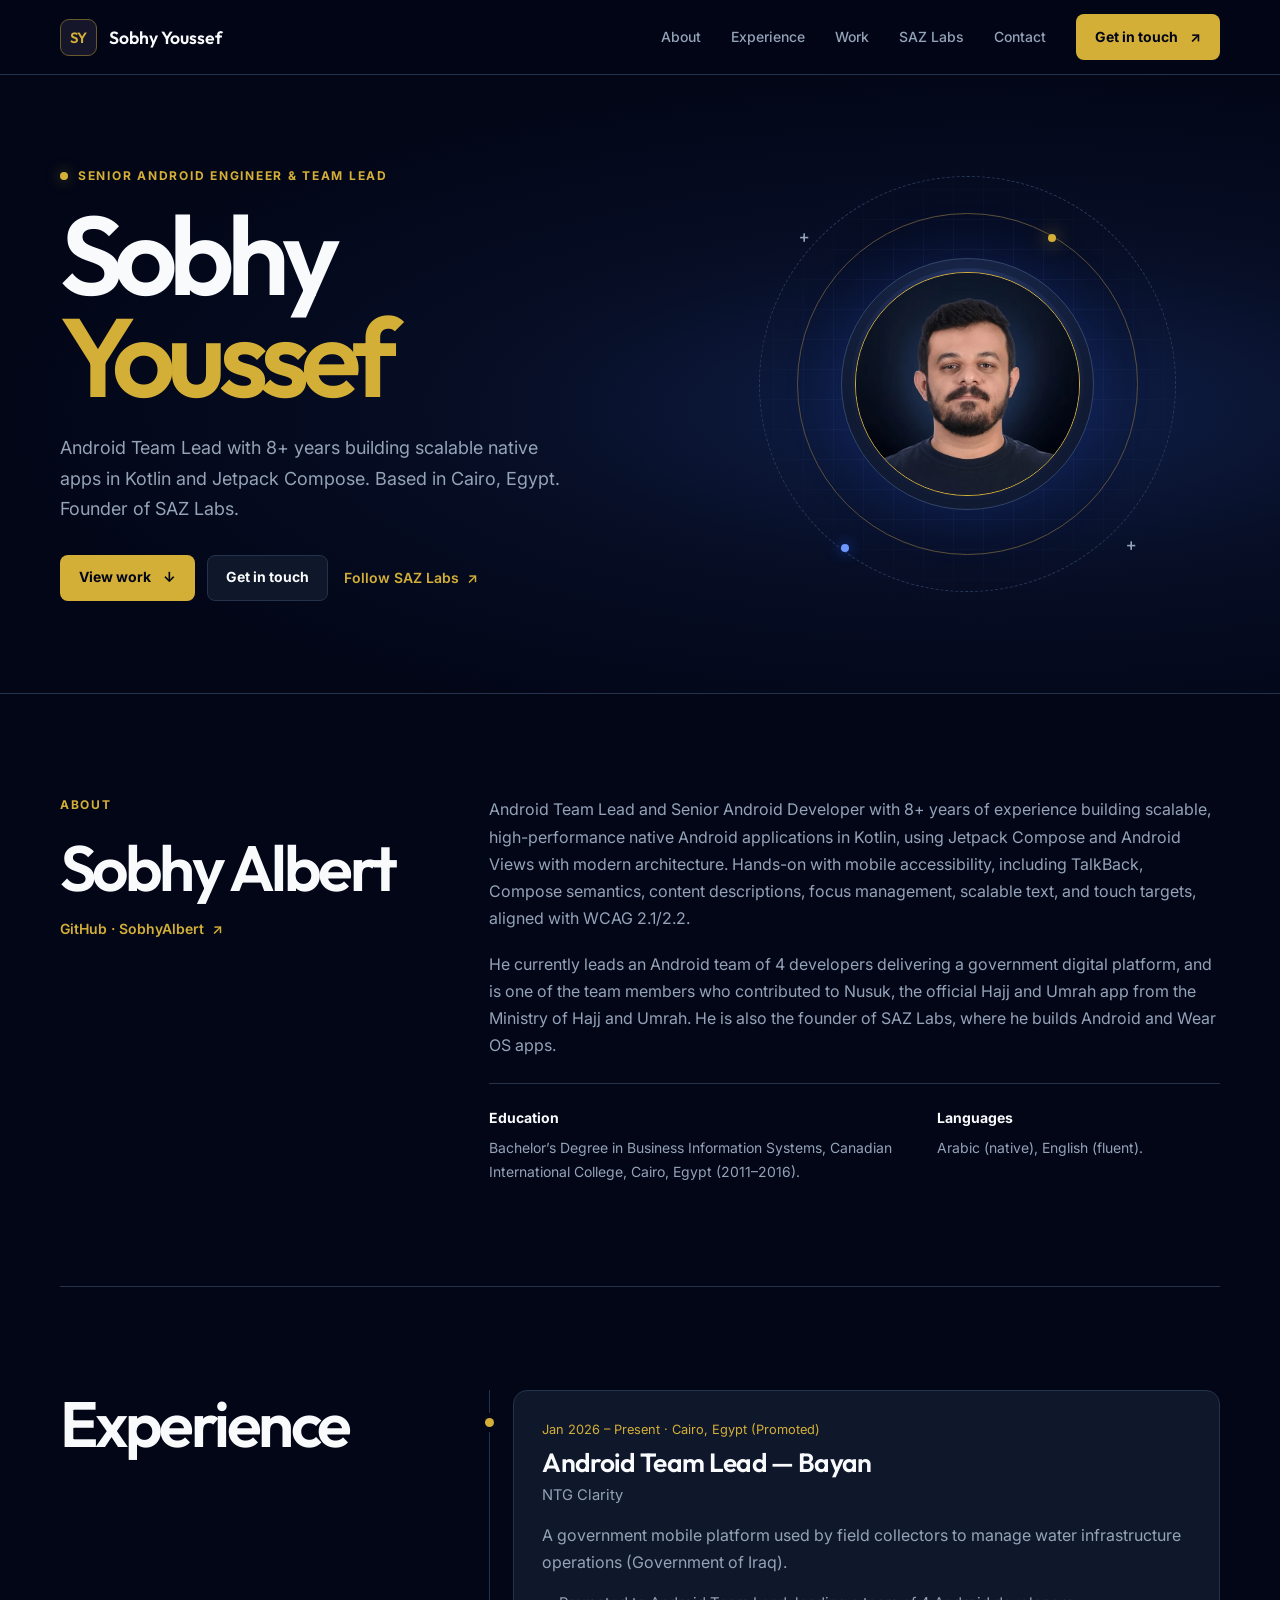
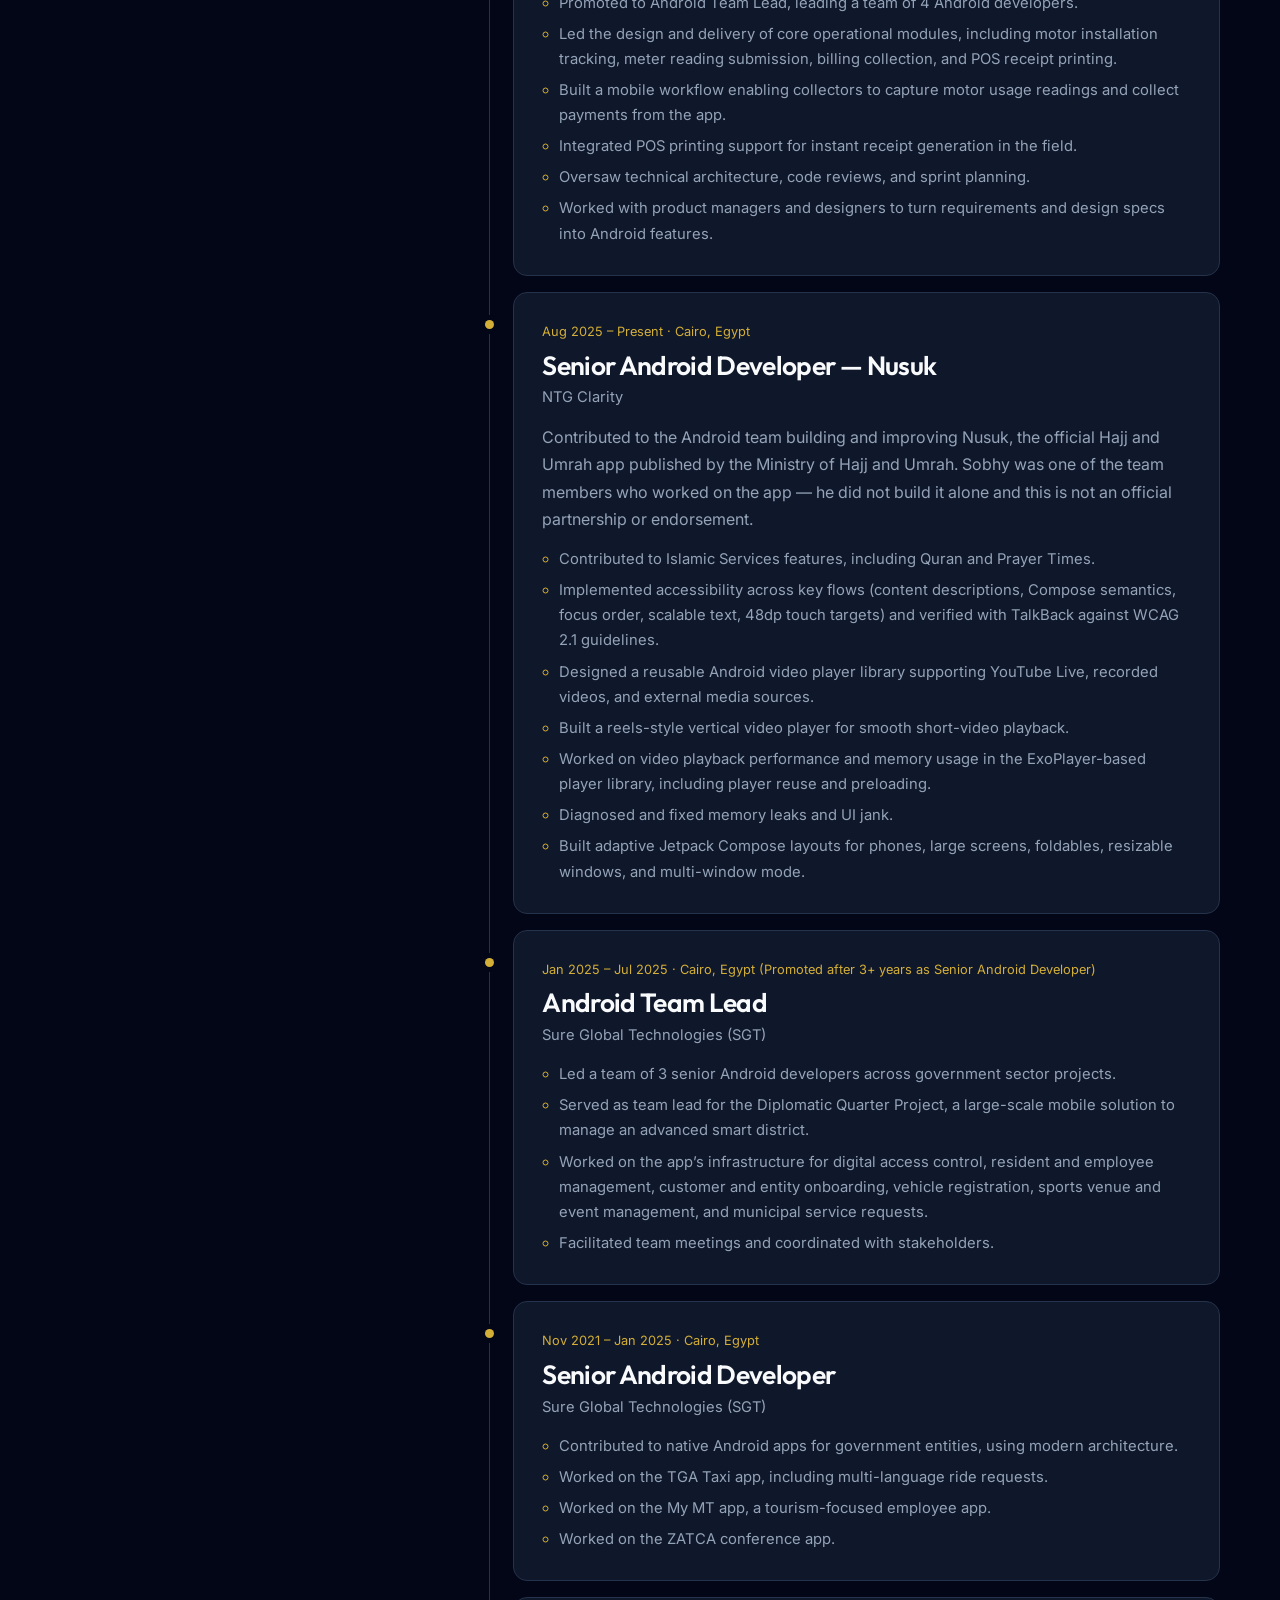
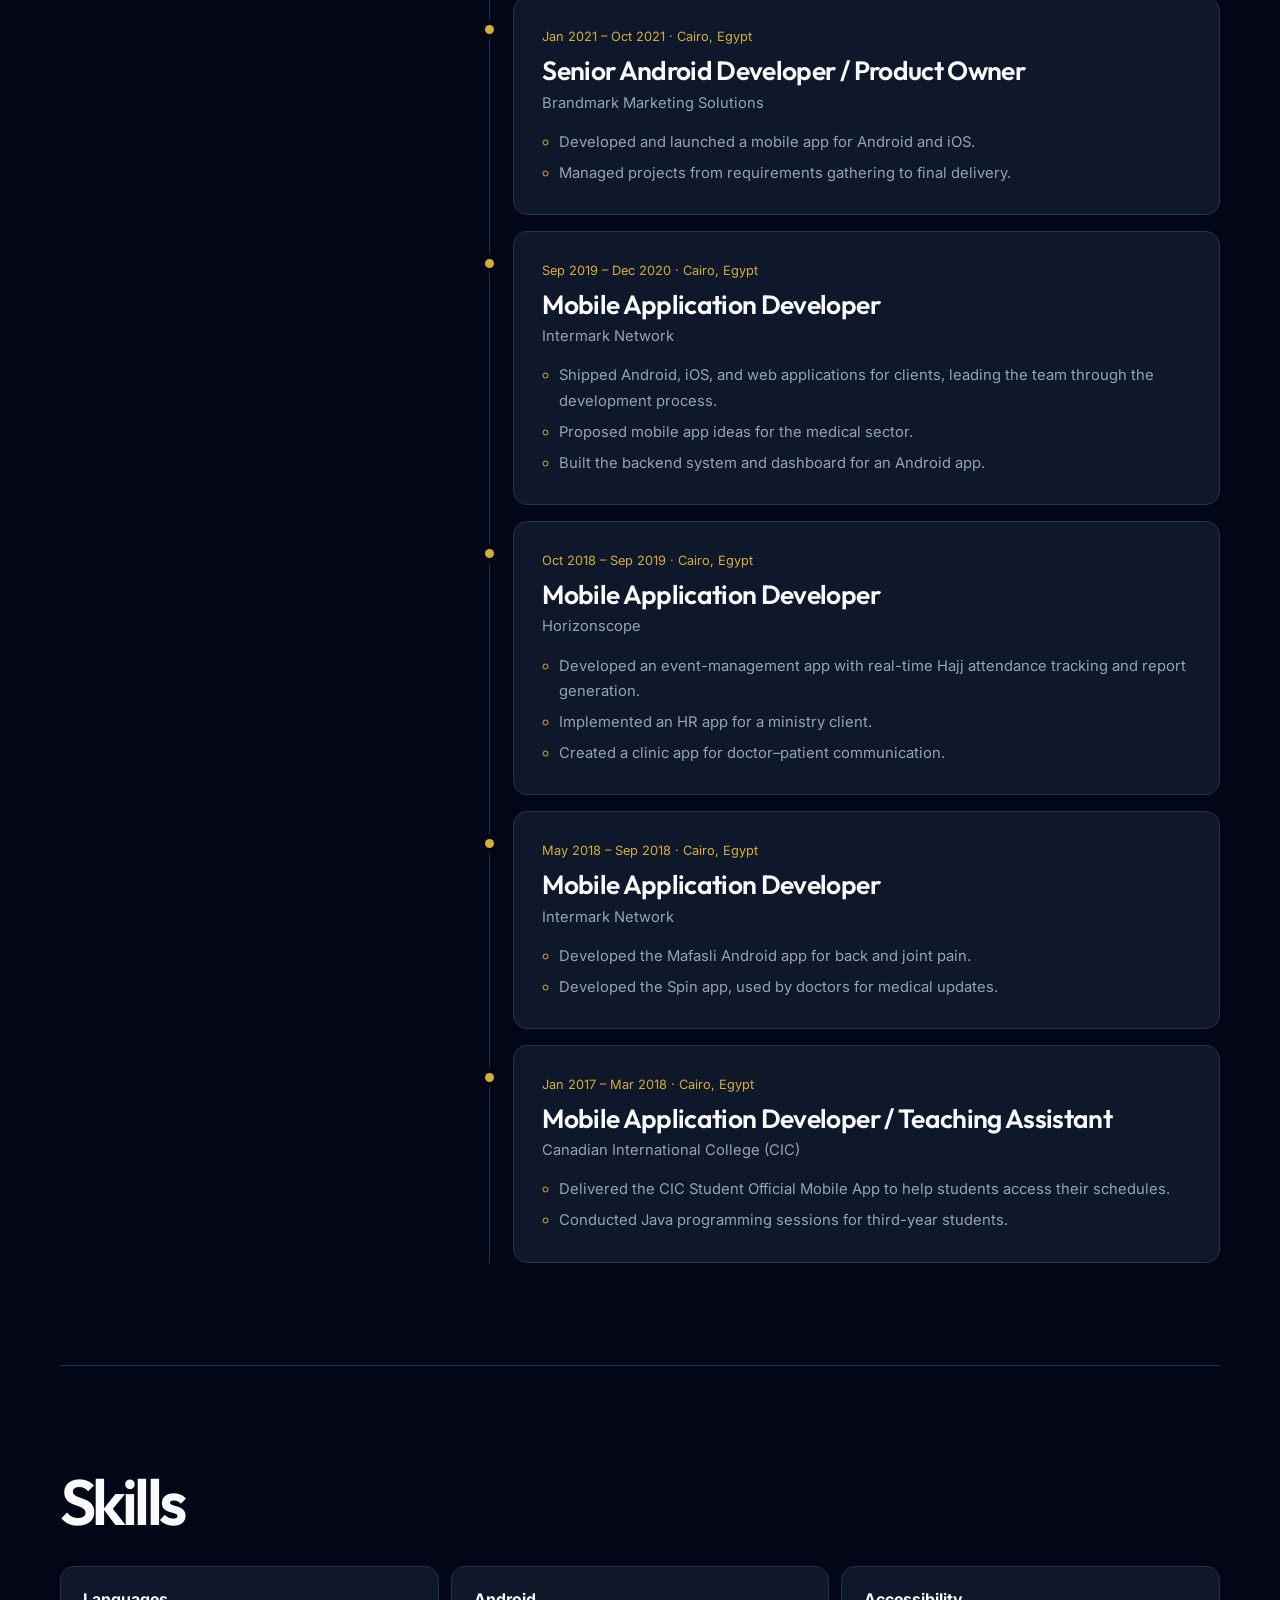
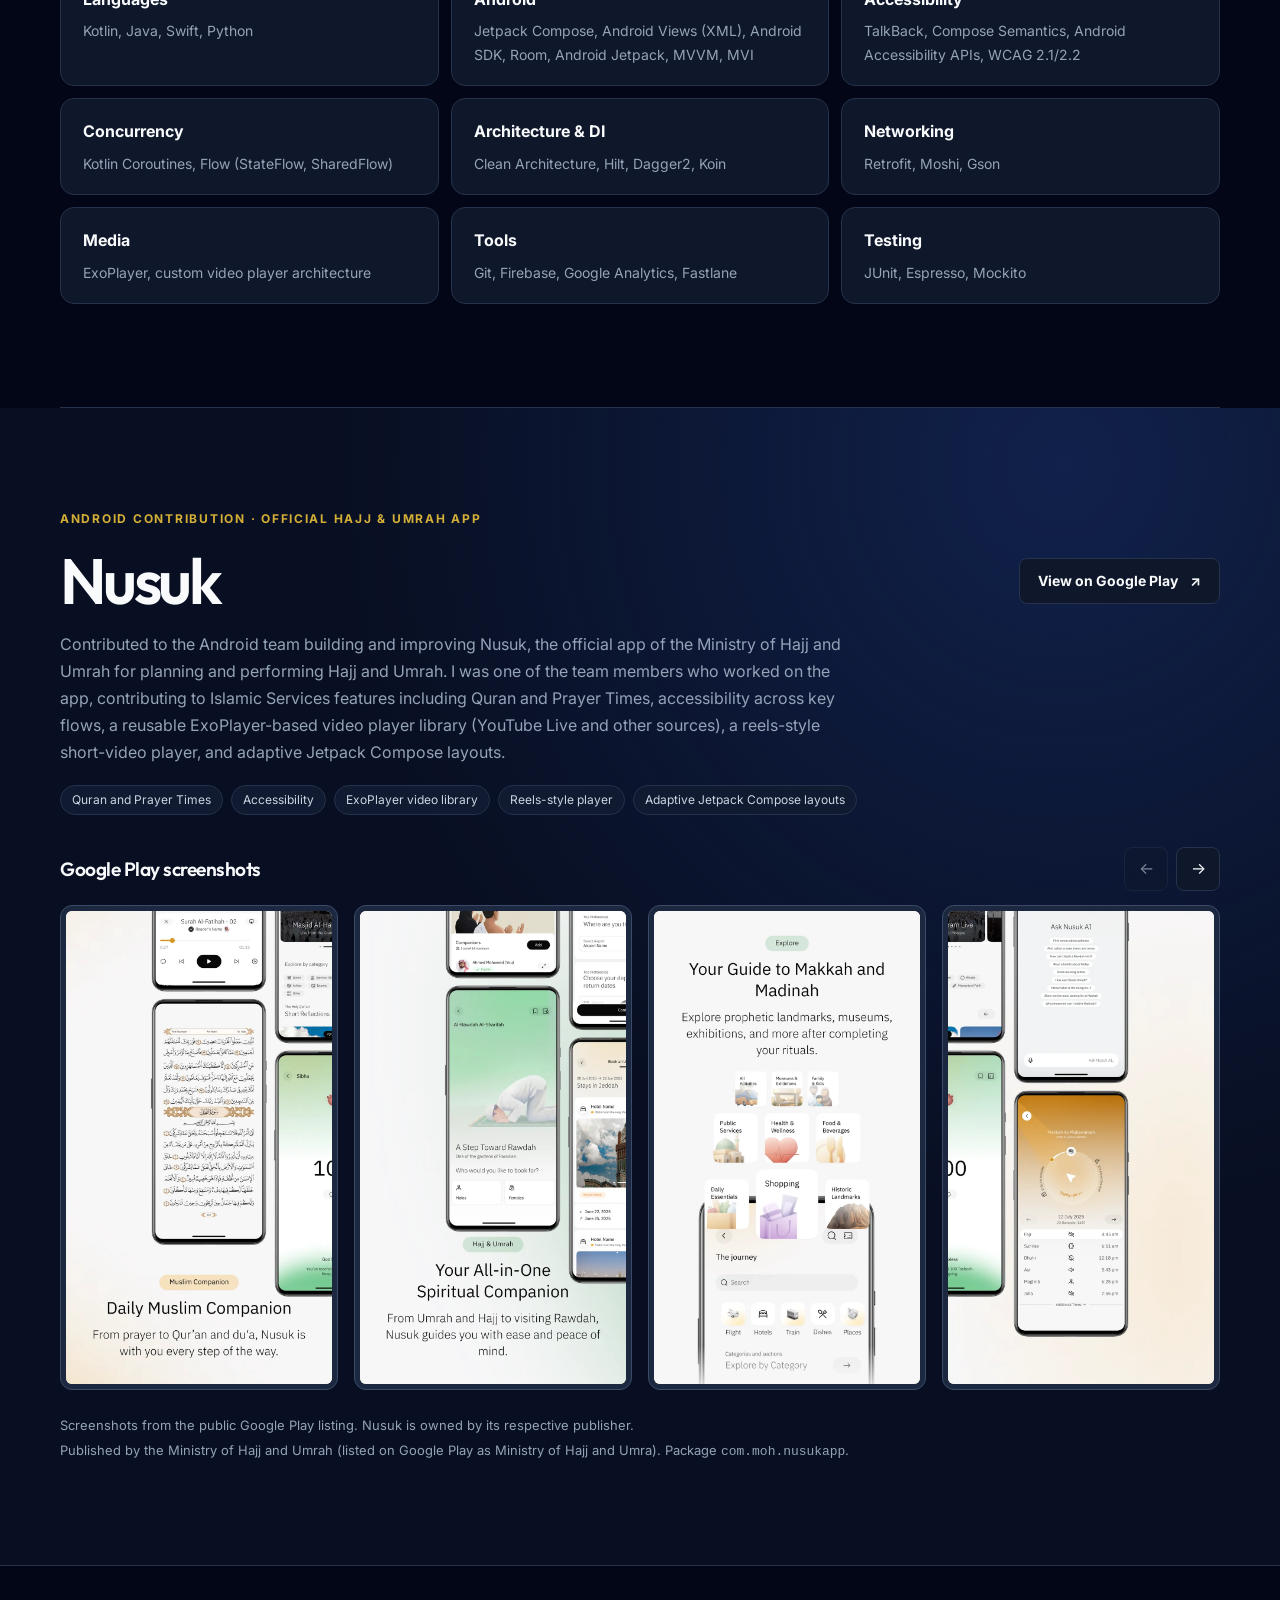
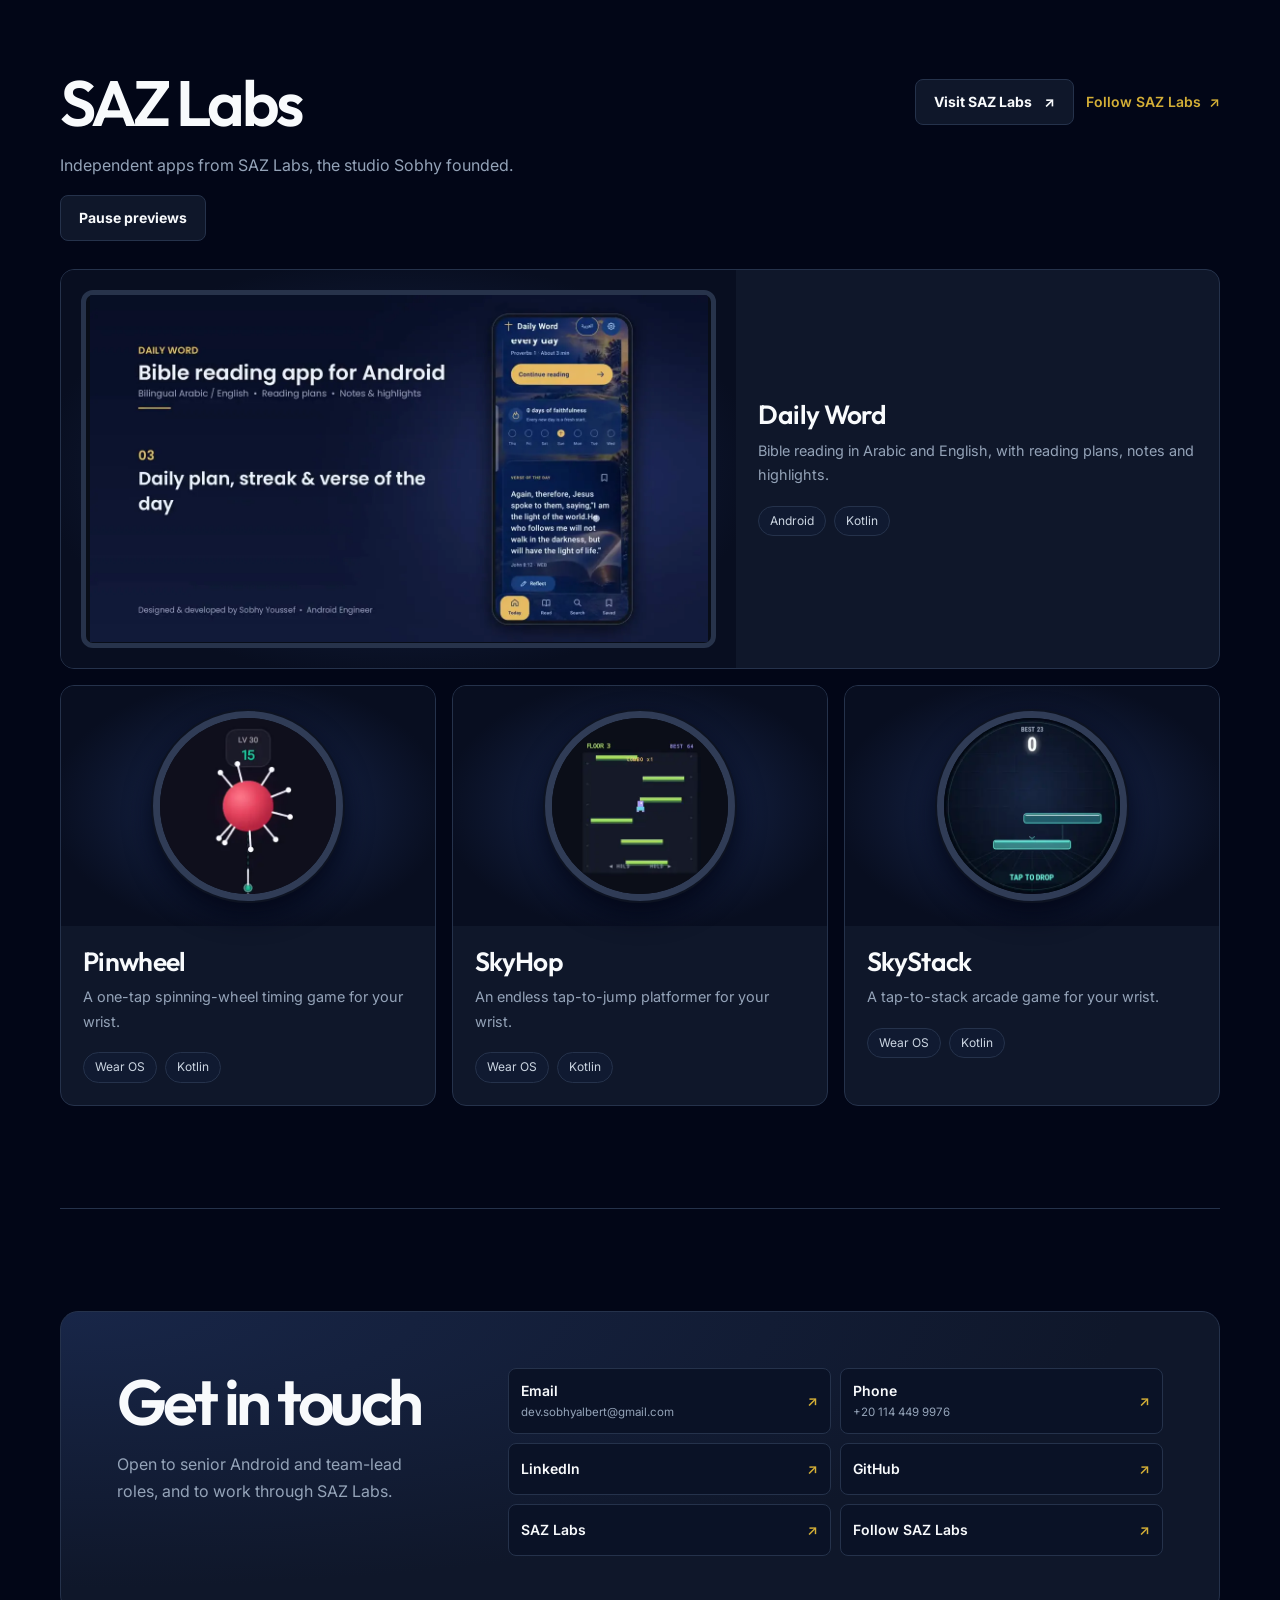
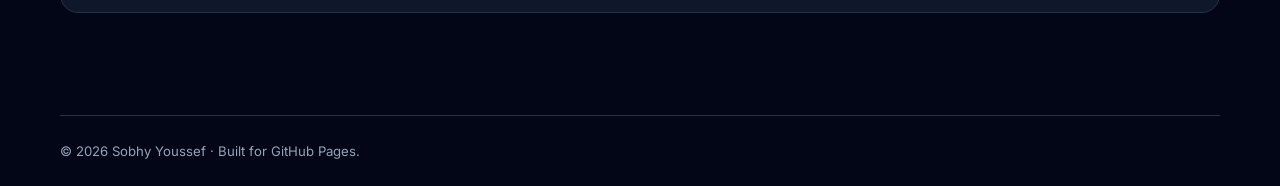
<file: index.html>
<!doctype html>
<html lang="en">
<head>
  <meta charset="utf-8">
  <meta name="viewport" content="width=device-width, initial-scale=1">
  <meta name="theme-color" content="#020617">
  <title>Sobhy Youssef | Senior Android Engineer &amp; Team Lead</title>
  <meta name="description" content="Sobhy Youssef is a Senior Android Engineer and Team Lead in Cairo, Egypt, and the founder of SAZ Labs.">
  <link rel="canonical" href="https://sobhyalbert.github.io/">
  <meta property="og:type" content="website">
  <meta property="og:url" content="https://sobhyalbert.github.io/">
  <meta property="og:title" content="Sobhy Youssef | Senior Android Engineer &amp; Team Lead">
  <meta property="og:description" content="Android Team Lead building scalable native apps in Kotlin and Jetpack Compose. Founder of SAZ Labs.">
  <meta property="og:image" content="https://sobhyalbert.github.io/assets/og.png">
  <meta property="og:image:width" content="1200">
  <meta property="og:image:height" content="630">
  <meta property="og:image:alt" content="Sobhy Youssef, Senior Android Engineer and Team Lead">
  <meta name="twitter:card" content="summary_large_image">
  <meta name="twitter:title" content="Sobhy Youssef | Senior Android Engineer &amp; Team Lead">
  <meta name="twitter:description" content="Android Team Lead in Cairo, Egypt, and founder of SAZ Labs.">
  <meta name="twitter:image" content="https://sobhyalbert.github.io/assets/og.png">
  <meta name="twitter:image:alt" content="Sobhy Youssef, Senior Android Engineer and Team Lead">
  <link rel="icon" href="assets/favicon.svg" type="image/svg+xml">
  <link rel="preconnect" href="https://fonts.googleapis.com">
  <link rel="preconnect" href="https://fonts.gstatic.com" crossorigin>
  <link href="https://fonts.googleapis.com/css2?family=Inter:wght@400;500;600;700&amp;family=Outfit:wght@400;500;600;700&amp;display=swap" rel="stylesheet">
  <link rel="stylesheet" href="styles.css">
  <script src="script.js" defer></script>
  <script type="application/ld+json">
  {
    "@context": "https://schema.org",
    "@type": "Person",
    "name": "Sobhy Youssef",
    "alternateName": "Sobhy Albert",
    "url": "https://sobhyalbert.github.io/",
    "image": "https://sobhyalbert.github.io/assets/profile/sobhy.jpg",
    "jobTitle": "Senior Android Engineer & Team Lead",
    "email": "mailto:dev.sobhyalbert@gmail.com",
    "telephone": "+201144499976",
    "homeLocation": {"@type": "Place", "name": "Cairo, Egypt"},
    "sameAs": ["https://www.linkedin.com/in/sobhy-youssef-857992116", "https://github.com/SobhyAlbert"]
  }
  </script>
</head>
<body>
  <a class="skip" href="#main">Skip to content</a>
  <header class="site-header">
    <div class="wrap header-inner">
      <a class="brand" href="./"><span class="brand-mark" aria-hidden="true">SY</span> Sobhy Youssef</a>
      <button class="menu-button" type="button" aria-expanded="false" aria-controls="site-nav" hidden>Menu</button>
      <nav id="site-nav" aria-label="Main navigation">
        <a href="#about">About</a>
        <a href="#experience">Experience</a>
        <a href="#work">Work</a>
        <a href="#saz-labs">SAZ Labs</a>
        <a href="#contact">Contact</a>
        <a class="button button-primary" href="#contact">Get in touch <span aria-hidden="true">↗</span></a>
      </nav>
    </div>
  </header>
  <main id="main" tabindex="-1">
    <section class="hero" aria-labelledby="hero-title">
      <div class="wrap hero-inner">
        <div class="hero-copy">
          <p class="eyebrow"><span class="status-dot" aria-hidden="true"></span> Senior Android Engineer &amp; Team Lead</p>
          <h1 id="hero-title">Sobhy <span>Youssef</span></h1>
          <p class="hero-lead">Android Team Lead with 8+ years building scalable native apps in Kotlin and Jetpack Compose. Based in Cairo, Egypt. Founder of SAZ Labs.</p>
          <div class="actions">
            <a class="button button-primary" href="#work">View work <span aria-hidden="true">↓</span></a>
            <a class="button button-outline" href="#contact">Get in touch</a>
            <a class="text-link" href="https://saz-labs.com/follow/">Follow SAZ Labs <span aria-hidden="true">↗</span></a>
          </div>
        </div>
        <div class="hero-art">
          <div class="orbit orbit-outer" aria-hidden="true"></div>
          <div class="orbit orbit-middle" aria-hidden="true"></div>
          <div class="orbit orbit-inner" aria-hidden="true"></div>
          <picture class="hero-portrait">
            <source srcset="assets/profile/sobhy.webp" type="image/webp">
            <img src="assets/profile/sobhy.jpg" width="600" height="800" alt="Portrait of Sobhy Youssef, Senior Android Engineer and Team Lead">
          </picture>
          <span class="art-point point-gold" aria-hidden="true"></span><span class="art-point point-blue" aria-hidden="true"></span>
          <span class="art-plus plus-top" aria-hidden="true">+</span><span class="art-plus plus-bottom" aria-hidden="true">+</span>
        </div>
      </div>
    </section>
    <section class="section wrap split" id="about" aria-labelledby="about-title">
      <div>
        <p class="eyebrow">About</p>
        <h2 id="about-title">Sobhy Albert</h2>
        <a class="text-link" href="https://github.com/SobhyAlbert">GitHub · SobhyAlbert <span aria-hidden="true">↗</span></a>
      </div>
      <div class="about-copy">
        <p>Android Team Lead and Senior Android Developer with 8+ years of experience building scalable, high-performance native Android applications in Kotlin, using Jetpack Compose and Android Views with modern architecture. Hands-on with mobile accessibility, including TalkBack, Compose semantics, content descriptions, focus management, scalable text, and touch targets, aligned with WCAG 2.1/2.2.</p>
        <p>He currently leads an Android team of 4 developers delivering a government digital platform, and is one of the team members who contributed to Nusuk, the official Hajj and Umrah app from the Ministry of Hajj and Umrah. He is also the founder of SAZ Labs, where he builds Android and Wear OS apps.</p>
        <dl class="profile-details">
          <div><dt>Education</dt><dd>Bachelor’s Degree in Business Information Systems, Canadian International College, Cairo, Egypt (2011–2016).</dd></div>
          <div><dt>Languages</dt><dd>Arabic (native), English (fluent).</dd></div>
        </dl>
      </div>
    </section>
    <section class="section wrap split" id="experience" aria-labelledby="experience-title">
      <div><h2 id="experience-title">Experience</h2></div>
      <ol class="timeline">
        <li class="timeline-item">
          <article>
            <p class="role-date">Jan 2026 – Present · Cairo, Egypt (Promoted)</p>
            <h3>Android Team Lead — Bayan</h3>
            <p class="employer">NTG Clarity</p>
            <p>A government mobile platform used by field collectors to manage water infrastructure operations (Government of Iraq).</p>
            <ul>
              <li>Promoted to Android Team Lead, leading a team of 4 Android developers.</li>
              <li>Led the design and delivery of core operational modules, including motor installation tracking, meter reading submission, billing collection, and POS receipt printing.</li>
              <li>Built a mobile workflow enabling collectors to capture motor usage readings and collect payments from the app.</li>
              <li>Integrated POS printing support for instant receipt generation in the field.</li>
              <li>Oversaw technical architecture, code reviews, and sprint planning.</li>
              <li>Worked with product managers and designers to turn requirements and design specs into Android features.</li>
            </ul>
          </article>
        </li>
        <li class="timeline-item">
          <article>
            <p class="role-date">Aug 2025 – Present · Cairo, Egypt</p>
            <h3>Senior Android Developer — Nusuk</h3>
            <p class="employer">NTG Clarity</p>
            <p>Contributed to the Android team building and improving Nusuk, the official Hajj and Umrah app published by the Ministry of Hajj and Umrah. Sobhy was one of the team members who worked on the app — he did not build it alone and this is not an official partnership or endorsement.</p>
            <ul>
              <li>Contributed to Islamic Services features, including Quran and Prayer Times.</li>
              <li>Implemented accessibility across key flows (content descriptions, Compose semantics, focus order, scalable text, 48dp touch targets) and verified with TalkBack against WCAG 2.1 guidelines.</li>
              <li>Designed a reusable Android video player library supporting YouTube Live, recorded videos, and external media sources.</li>
              <li>Built a reels-style vertical video player for smooth short-video playback.</li>
              <li>Worked on video playback performance and memory usage in the ExoPlayer-based player library, including player reuse and preloading.</li>
              <li>Diagnosed and fixed memory leaks and UI jank.</li>
              <li>Built adaptive Jetpack Compose layouts for phones, large screens, foldables, resizable windows, and multi-window mode.</li>
            </ul>
          </article>
        </li>
        <li class="timeline-item">
          <article>
            <p class="role-date">Jan 2025 – Jul 2025 · Cairo, Egypt (Promoted after 3+ years as Senior Android Developer)</p>
            <h3>Android Team Lead</h3>
            <p class="employer">Sure Global Technologies (SGT)</p>
            <ul>
              <li>Led a team of 3 senior Android developers across government sector projects.</li>
              <li>Served as team lead for the Diplomatic Quarter Project, a large-scale mobile solution to manage an advanced smart district.</li>
              <li>Worked on the app’s infrastructure for digital access control, resident and employee management, customer and entity onboarding, vehicle registration, sports venue and event management, and municipal service requests.</li>
              <li>Facilitated team meetings and coordinated with stakeholders.</li>
            </ul>
          </article>
        </li>
        <li class="timeline-item">
          <article>
            <p class="role-date">Nov 2021 – Jan 2025 · Cairo, Egypt</p>
            <h3>Senior Android Developer</h3>
            <p class="employer">Sure Global Technologies (SGT)</p>
            <ul>
              <li>Contributed to native Android apps for government entities, using modern architecture.</li>
              <li>Worked on the TGA Taxi app, including multi-language ride requests.</li>
              <li>Worked on the My MT app, a tourism-focused employee app.</li>
              <li>Worked on the ZATCA conference app.</li>
            </ul>
          </article>
        </li>
        <li class="timeline-item">
          <article>
            <p class="role-date">Jan 2021 – Oct 2021 · Cairo, Egypt</p>
            <h3>Senior Android Developer / Product Owner</h3>
            <p class="employer">Brandmark Marketing Solutions</p>
            <ul>
              <li>Developed and launched a mobile app for Android and iOS.</li>
              <li>Managed projects from requirements gathering to final delivery.</li>
            </ul>
          </article>
        </li>
        <li class="timeline-item">
          <article>
            <p class="role-date">Sep 2019 – Dec 2020 · Cairo, Egypt</p>
            <h3>Mobile Application Developer</h3>
            <p class="employer">Intermark Network</p>
            <ul>
              <li>Shipped Android, iOS, and web applications for clients, leading the team through the development process.</li>
              <li>Proposed mobile app ideas for the medical sector.</li>
              <li>Built the backend system and dashboard for an Android app.</li>
            </ul>
          </article>
        </li>
        <li class="timeline-item">
          <article>
            <p class="role-date">Oct 2018 – Sep 2019 · Cairo, Egypt</p>
            <h3>Mobile Application Developer</h3>
            <p class="employer">Horizonscope</p>
            <ul>
              <li>Developed an event-management app with real-time Hajj attendance tracking and report generation.</li>
              <li>Implemented an HR app for a ministry client.</li>
              <li>Created a clinic app for doctor–patient communication.</li>
            </ul>
          </article>
        </li>
        <li class="timeline-item">
          <article>
            <p class="role-date">May 2018 – Sep 2018 · Cairo, Egypt</p>
            <h3>Mobile Application Developer</h3>
            <p class="employer">Intermark Network</p>
            <ul>
              <li>Developed the Mafasli Android app for back and joint pain.</li>
              <li>Developed the Spin app, used by doctors for medical updates.</li>
            </ul>
          </article>
        </li>
        <li class="timeline-item">
          <article>
            <p class="role-date">Jan 2017 – Mar 2018 · Cairo, Egypt</p>
            <h3>Mobile Application Developer / Teaching Assistant</h3>
            <p class="employer">Canadian International College (CIC)</p>
            <ul>
              <li>Delivered the CIC Student Official Mobile App to help students access their schedules.</li>
              <li>Conducted Java programming sessions for third-year students.</li>
            </ul>
          </article>
        </li>
      </ol>
    </section>
    <section class="section wrap" aria-labelledby="skills-title">
      <h2 id="skills-title">Skills</h2>
      <dl class="skills-grid">
        <div><dt>Languages</dt><dd>Kotlin, Java, Swift, Python</dd></div>
        <div><dt>Android</dt><dd>Jetpack Compose, Android Views (XML), Android SDK, Room, Android Jetpack, MVVM, MVI</dd></div>
        <div><dt>Accessibility</dt><dd>TalkBack, Compose Semantics, Android Accessibility APIs, WCAG 2.1/2.2</dd></div>
        <div><dt>Concurrency</dt><dd>Kotlin Coroutines, Flow (StateFlow, SharedFlow)</dd></div>
        <div><dt>Architecture &amp; DI</dt><dd>Clean Architecture, Hilt, Dagger2, Koin</dd></div>
        <div><dt>Networking</dt><dd>Retrofit, Moshi, Gson</dd></div>
        <div><dt>Media</dt><dd>ExoPlayer, custom video player architecture</dd></div>
        <div><dt>Tools</dt><dd>Git, Firebase, Google Analytics, Fastlane</dd></div>
        <div><dt>Testing</dt><dd>JUnit, Espresso, Mockito</dd></div>
      </dl>
    </section>
    <section class="section featured" id="work" aria-labelledby="work-title">
      <div class="wrap">
        <p class="eyebrow">Android contribution · Official Hajj &amp; Umrah app</p>
        <div class="section-heading">
          <h2 id="work-title">Nusuk</h2>
          <a class="button button-outline" href="https://play.google.com/store/apps/details?id=com.moh.nusukapp" target="_blank" rel="noopener">View on Google Play <span aria-hidden="true">↗</span></a>
        </div>
        <p class="project-copy">Contributed to the Android team building and improving Nusuk, the official app of the Ministry of Hajj and Umrah for planning and performing Hajj and Umrah. I was one of the team members who worked on the app, contributing to Islamic Services features including Quran and Prayer Times, accessibility across key flows, a reusable ExoPlayer-based video player library (YouTube Live and other sources), a reels-style short-video player, and adaptive Jetpack Compose layouts.</p>
        <ul class="chips" aria-label="Nusuk contributions">
          <li>Quran and Prayer Times</li><li>Accessibility</li><li>ExoPlayer video library</li><li>Reels-style player</li><li>Adaptive Jetpack Compose layouts</li>
        </ul>
        <div class="gallery-heading">
          <h3 id="gallery-title">Google Play screenshots</h3>
          <div class="gallery-controls" hidden>
            <button type="button" data-direction="-1" aria-label="Previous screenshot" aria-controls="nusuk-gallery">←</button>
            <button type="button" data-direction="1" aria-label="Next screenshot" aria-controls="nusuk-gallery">→</button>
          </div>
        </div>
        <ul class="gallery" id="nusuk-gallery" tabindex="0" aria-labelledby="gallery-title">
          <li><picture><source srcset="assets/projects/nusuk/play-screenshot-06.webp" type="image/webp"><img src="assets/projects/nusuk/play-screenshot-06.jpg" width="900" height="1600" loading="lazy" alt="Public Google Play screenshot of the Nusuk app (Quran reading)."></picture></li>
          <li><picture><source srcset="assets/projects/nusuk/play-screenshot-03.webp" type="image/webp"><img src="assets/projects/nusuk/play-screenshot-03.jpg" width="900" height="1600" loading="lazy" alt="Public Google Play screenshot of the Nusuk app (home screen and pilgrimage services)."></picture></li>
          <li><picture><source srcset="assets/projects/nusuk/play-screenshot-05.webp" type="image/webp"><img src="assets/projects/nusuk/play-screenshot-05.jpg" width="900" height="1600" loading="lazy" alt="Public Google Play screenshot of the Nusuk app (Makkah and Madinah guide)."></picture></li>
          <li><picture><source srcset="assets/projects/nusuk/play-screenshot-07.webp" type="image/webp"><img src="assets/projects/nusuk/play-screenshot-07.jpg" width="900" height="1600" loading="lazy" alt="Public Google Play screenshot of the Nusuk app (Prayer Times)."></picture></li>
          <li><picture><source srcset="assets/projects/nusuk/play-screenshot-04.webp" type="image/webp"><img src="assets/projects/nusuk/play-screenshot-04.jpg" width="900" height="1600" loading="lazy" alt="Public Google Play screenshot of the Nusuk app (booking and pilgrimage planning screens)."></picture></li>
          <li><picture><source srcset="assets/projects/nusuk/play-screenshot-08.webp" type="image/webp"><img src="assets/projects/nusuk/play-screenshot-08.jpg" width="900" height="1600" loading="lazy" alt="Public Google Play screenshot of the Nusuk app (AI assistant)."></picture></li>
          <li><picture><source srcset="assets/projects/nusuk/play-screenshot-01.webp" type="image/webp"><img src="assets/projects/nusuk/play-screenshot-01.jpg" width="739" height="1600" loading="lazy" alt="Public Google Play screenshot of the Nusuk app (home screen on a handheld phone)."></picture></li>
          <li><picture><source srcset="assets/projects/nusuk/play-screenshot-02.webp" type="image/webp"><img src="assets/projects/nusuk/play-screenshot-02.jpg" width="900" height="1600" loading="lazy" alt="Public Google Play screenshot of the Nusuk app (introductory listing composite)."></picture></li>
        </ul>
        <p class="credit">Screenshots from the public Google Play listing. Nusuk is owned by its respective publisher.</p>
        <p class="credit">Published by the Ministry of Hajj and Umrah (listed on Google Play as Ministry of Hajj and Umra). Package <code>com.moh.nusukapp</code>.</p>
      </div>
    </section>
    <section class="section wrap" id="saz-labs" aria-labelledby="saz-title">
      <div class="section-heading">
        <h2 id="saz-title">SAZ Labs</h2>
        <div class="actions">
          <a class="button button-outline" href="https://saz-labs.com">Visit SAZ Labs <span aria-hidden="true">↗</span></a>
          <a class="text-link" href="https://saz-labs.com/follow/">Follow SAZ Labs <span aria-hidden="true">↗</span></a>
        </div>
      </div>
      <p>Independent apps from SAZ Labs, the studio Sobhy founded.</p>
      <button class="button button-outline preview-toggle" type="button" hidden>Pause previews</button>
      <div class="lab-grid">
        <article class="app-card daily-word">
          <div class="media-stage">
            <video class="device-wide" data-src="assets/sazlabs/daily-word.mp4" poster="assets/sazlabs/daily-word-poster.webp" preload="none" muted loop playsinline aria-hidden="true"></video>
          </div>
          <div class="app-copy">
            <h3>Daily Word</h3>
            <p>Bible reading in Arabic and English, with reading plans, notes and highlights.</p>
            <ul class="chips" aria-label="Daily Word technologies"><li>Android</li><li>Kotlin</li></ul>
          </div>
        </article>
        <article class="app-card pinwheel">
          <div class="media-stage">
            <video class="device-watch" data-src="assets/sazlabs/pinwheel.mp4" poster="assets/sazlabs/pinwheel-poster.webp" preload="none" muted loop playsinline aria-hidden="true"></video>
          </div>
          <div class="app-copy">
            <h3>Pinwheel</h3>
            <p>A one-tap spinning-wheel timing game for your wrist.</p>
            <ul class="chips" aria-label="Pinwheel technologies"><li>Wear OS</li><li>Kotlin</li></ul>
          </div>
        </article>
        <article class="app-card skyhop">
          <div class="media-stage">
            <video class="device-watch" data-src="assets/sazlabs/skyhop.mp4" poster="assets/sazlabs/skyhop-poster.webp" preload="none" muted loop playsinline aria-hidden="true"></video>
          </div>
          <div class="app-copy">
            <h3>SkyHop</h3>
            <p>An endless tap-to-jump platformer for your wrist.</p>
            <ul class="chips" aria-label="SkyHop technologies"><li>Wear OS</li><li>Kotlin</li></ul>
          </div>
        </article>
        <article class="app-card skystack">
          <div class="media-stage">
            <video class="device-watch" data-src="assets/sazlabs/skystack.mp4" poster="assets/sazlabs/skystack-poster.webp" preload="none" muted loop playsinline aria-hidden="true"></video>
          </div>
          <div class="app-copy">
            <h3>SkyStack</h3>
            <p>A tap-to-stack arcade game for your wrist.</p>
            <ul class="chips" aria-label="SkyStack technologies"><li>Wear OS</li><li>Kotlin</li></ul>
          </div>
        </article>
      </div>
    </section>
    <section class="section wrap" id="contact" aria-labelledby="contact-title">
      <div class="contact-panel split">
        <div>
          <h2 id="contact-title">Get in touch</h2>
          <p>Open to senior Android and team-lead roles, and to work through SAZ Labs.</p>
        </div>
        <ul class="contact-links">
          <li><a href="mailto:dev.sobhyalbert@gmail.com"><span>Email<small>dev.sobhyalbert@gmail.com</small></span><span aria-hidden="true">↗</span></a></li>
          <li><a href="tel:+201144499976"><span>Phone<small>+20 114 449 9976</small></span><span aria-hidden="true">↗</span></a></li>
          <li><a href="https://www.linkedin.com/in/sobhy-youssef-857992116">LinkedIn <span aria-hidden="true">↗</span></a></li>
          <li><a href="https://github.com/SobhyAlbert">GitHub <span aria-hidden="true">↗</span></a></li>
          <li><a href="https://saz-labs.com">SAZ Labs <span aria-hidden="true">↗</span></a></li>
          <li><a href="https://saz-labs.com/follow/">Follow SAZ Labs <span aria-hidden="true">↗</span></a></li>
        </ul>
      </div>
    </section>
  </main>
  <footer class="wrap footer">© 2026 Sobhy Youssef · Built for GitHub Pages.</footer>
</body>
</html>
</file>
<file: styles.css>
:root {
  color-scheme: dark;
  --bg: #020617;
  --surface: #0f172a;
  --blue: #1d4ed8;
  --gold: #d4af37;
  --hover: #fbbf24;
  --text: #f8fafc;
  --muted: #94a3b8;
  --line: #25324b;
  --headings: Outfit, system-ui, sans-serif;
  --body: Inter, system-ui, sans-serif;
}

* { box-sizing: border-box; }
[hidden] { display: none !important; }
html { scroll-padding-top: 100px; }
body { margin: 0; background: var(--bg); color: var(--text); font: 400 1rem/1.7 var(--body); }
a { color: inherit; text-decoration: none; }
button { color: inherit; font: inherit; cursor: pointer; }
p, dl, ul, ol { margin: 0; }
p, dd { color: var(--muted); }
h1, h2, h3 { margin: 0; font-family: var(--headings); line-height: 1.05; font-weight: 600; }
h2 { font-size: clamp(2.55rem, 5vw, 4.4rem); letter-spacing: -.055em; }
h3 { font-size: 1.65rem; letter-spacing: -.025em; }
:focus-visible { outline: 2px solid var(--hover); outline-offset: 4px; }
.wrap { width: min(100% - 96px, 1160px); margin-inline: auto; }
.section { padding-block: clamp(64px, 8vw, 112px); }
.section.wrap { border-bottom: 1px solid var(--line); }
.skip { position: fixed; z-index: 5; top: .75rem; left: .75rem; padding: .75rem 1rem; background: var(--surface); transform: translateY(-180%); }
.skip:focus { transform: translateY(0); }
.site-header { position: sticky; top: 0; z-index: 4; background: rgb(2 6 23 / .91); backdrop-filter: blur(18px); border-bottom: 1px solid var(--line); }
.header-inner, nav, .brand, .actions { display: flex; align-items: center; }
.header-inner { min-height: 74px; justify-content: space-between; gap: 18px; }
.brand { gap: 12px; font: 600 1.1rem var(--headings); white-space: nowrap; }
.brand-mark { width: 37px; height: 37px; display: grid; place-items: center; border: 1px solid #6b592c; border-radius: 9px; background: #151629; color: var(--gold); font-size: .93rem; }
nav { gap: clamp(14px, 2.35vw, 30px); color: var(--muted); font-size: .875rem; font-weight: 500; }
nav > a:hover, .text-link:hover { color: var(--hover); }
.actions { flex-wrap: wrap; gap: 12px; }
.button, .menu-button { display: inline-flex; align-items: center; justify-content: center; gap: 12px; min-height: 46px; padding: 10px 18px; border: 1px solid transparent; border-radius: 8px; font-size: .875rem; font-weight: 700; line-height: 1.35; transition: background-color .18s, border-color .18s, color .18s; }
.button-primary { background: var(--gold); color: var(--bg); }
.button-primary:hover, nav .button-primary:hover { background: var(--hover); color: var(--bg); }
.button-outline, .menu-button { background: var(--surface); border-color: var(--line); }
.button-outline:hover, .menu-button:hover { border-color: var(--gold); }
.text-link { display: inline-flex; align-items: center; gap: 8px; color: var(--gold); font-size: .875rem; font-weight: 600; }
.hero { position: relative; isolation: isolate; border-bottom: 1px solid var(--line); background: radial-gradient(ellipse at 77% 54%, #10204a 0%, #070e25 35%, var(--bg) 72%); }
.hero-inner { min-height: 600px; display: grid; grid-template-columns: 1.25fr 1fr; align-items: center; gap: 24px; padding-block: 75px; }
.eyebrow { display: flex; align-items: center; gap: 10px; margin-bottom: 20px; color: var(--gold); font-size: .75rem; font-weight: 700; line-height: 1.45; letter-spacing: .145em; text-transform: uppercase; }
.status-dot { width: 8px; height: 8px; flex: 0 0 8px; border-radius: 50%; background: var(--gold); box-shadow: 0 0 14px #d4af3780; }
.hero h1 { font-size: clamp(4.4rem, 8.7vw, 8rem); letter-spacing: -.07em; line-height: .91; }
.hero h1 span { display: block; color: var(--gold); }
.hero-lead { max-width: 505px; margin-block: 26px 30px; font-size: clamp(1rem, 1.5vw, 1.125rem); }
.hero .text-link { padding: 10px 4px; }
.hero-art { position: relative; width: min(100%, 468px); aspect-ratio: 1; display: grid; place-items: center; justify-self: center; isolation: isolate; }
.hero-art::before { content: ""; position: absolute; inset: 0; z-index: -1; background-image: linear-gradient(#36529038 1px, transparent 1px), linear-gradient(90deg, #36529038 1px, transparent 1px); background-size: 30px 30px; background-position: center; mask-image: radial-gradient(ellipse, black 12%, transparent 73%); }
.orbit { position: absolute; border: 1px solid #32456a; border-radius: 50%; }
.orbit-outer { width: 89%; height: 89%; border-style: dashed; opacity: .75; }
.orbit-middle { width: 73%; height: 73%; border-color: #5c5139; }
.orbit-inner { width: 54%; height: 54%; background: radial-gradient(circle at 50% 22%, #26396a 0%, #121c37 65%); box-shadow: 0 0 60px #1d4ed832, inset 0 0 0 9px #0e193180; }
.hero-portrait { position: relative; width: 48%; aspect-ratio: 1; border: 1px solid var(--gold); border-radius: 50%; overflow: hidden; }
.hero-portrait img { display: block; width: 100%; height: 100%; object-fit: cover; object-position: center 20%; }
.art-point, .art-plus { position: absolute; }
.art-point { width: 8px; height: 8px; border-radius: 50%; }
.point-gold { top: 18%; right: 31%; background: var(--gold); box-shadow: 0 0 18px var(--gold); }
.point-blue { bottom: 14%; left: 23%; background: #6d96ff; box-shadow: 0 0 14px var(--blue); }
.art-plus { color: var(--muted); font: 400 1.2rem var(--headings); }
.plus-top { top: 16%; left: 14%; }
.plus-bottom { bottom: 13%; right: 14%; }
.split { display: grid; grid-template-columns: minmax(0, 1fr) minmax(0, 2fr); gap: clamp(24px, 5vw, 74px); }
.about-copy > p + p { margin-top: 1.15em; }
#about .text-link { margin-top: 16px; }
.profile-details { display: grid; grid-template-columns: 1.5fr 1fr; gap: 24px; padding-top: 22px; border-top: 1px solid var(--line); margin-top: 24px; font-size: .875rem; }
dt { margin-bottom: 6px; color: var(--text); font-weight: 700; }
dd { margin: 0; }
.timeline { list-style: none; padding: 0 0 0 23px; border-left: 1px solid var(--line); }
.timeline-item { position: relative; }
.timeline-item::before { content: ""; position: absolute; left: -28px; top: 28px; width: 9px; height: 9px; border-radius: 50%; background: var(--gold); box-shadow: 0 0 0 5px var(--bg); }
.timeline-item + .timeline-item { margin-top: 16px; }
.timeline article, .skills-grid > div, .app-card { border: 1px solid var(--line); background: var(--surface); border-radius: 14px; }
.timeline article { padding: clamp(17px, 2.4vw, 28px); }
.timeline article p:not(.role-date, .employer) { margin-top: 14px; }
.role-date { color: var(--gold); font-size: .8rem; margin-bottom: 9px; }
.employer { margin-top: 6px; font-size: .92rem; }
.timeline ul { padding-left: 1.15em; margin-top: 14px; color: var(--muted); font-size: .925rem; }
.timeline ul li + li { margin-top: 6px; }
.timeline ul li::marker { color: var(--gold); }
.skills-grid { display: grid; grid-template-columns: repeat(3, 1fr); gap: 12px; margin-top: 30px; }
.skills-grid > div { padding: 19px 22px; }
.skills-grid dd { font-size: .875rem; }
.featured { background: radial-gradient(ellipse at 83% 5%, #11214b 0%, transparent 48%), #080f22; border-bottom: 1px solid var(--line); }
.section-heading { display: flex; justify-content: space-between; align-items: center; gap: 16px; flex-wrap: wrap; margin-bottom: 16px; }
.project-copy { max-width: 790px; }
.chips { display: flex; flex-wrap: wrap; gap: 8px; list-style: none; padding: 0; margin-top: 18px; }
.chips li { border: 1px solid var(--line); border-radius: 999px; padding: 4px 11px; background: #101a31; color: #cbd5e1; font-size: .75rem; }
.gallery-heading { display: flex; align-items: center; justify-content: space-between; gap: 12px; margin-block: 32px 14px; }
.gallery-heading h3 { font-size: 1.2rem; }
.gallery-controls { display: flex; gap: 8px; }
.gallery-controls button { width: 44px; height: 44px; border: 1px solid var(--line); border-radius: 8px; background: var(--surface); }
.gallery-controls button:hover { border-color: var(--gold); }
.gallery-controls button[aria-disabled="true"] { opacity: .48; cursor: default; }
.gallery { --gallery-gap: 16px; --visible-cards: 4; display: flex; flex-flow: row nowrap; gap: var(--gallery-gap); overflow-x: auto; scroll-snap-type: x mandatory; list-style: none; padding: 0 0 12px; scrollbar-color: #687896 var(--surface); }
.gallery li { flex: 0 0 calc((100% - (var(--visible-cards) - 1) * var(--gallery-gap)) / var(--visible-cards)); min-width: 0; scroll-snap-align: start; overflow: hidden; padding: 5px; border: 1px solid #3b4a66; border-radius: 12px; background: #1b2840; }
.gallery picture { display: block; overflow: hidden; border-radius: 6px; background: #eee9dd; }
.gallery img { display: block; width: 100%; height: auto; aspect-ratio: 9 / 16; object-fit: contain; }
.credit { margin-top: 12px; font-size: .81rem; }
.credit + .credit { margin-top: 3px; }
.lab-grid { display: grid; grid-template-columns: repeat(3, minmax(0, 1fr)); gap: 16px; margin-top: 28px; }
.app-card { overflow: hidden; }
.daily-word { grid-column: 1 / -1; display: grid; grid-template-columns: 1.4fr 1fr; align-items: center; }
.media-stage { display: grid; place-items: center; padding: 25px; background: radial-gradient(ellipse, #1a2a52, #080e20 75%); }
.daily-word .media-stage { padding: 20px; }
.device-wide, .device-watch { display: block; background: #080d18; object-fit: contain; }
.device-wide { width: 100%; aspect-ratio: 16 / 9; border: 5px solid #27334b; border-radius: 12px; }
.device-watch { width: min(100%, 190px); aspect-ratio: 1; border: 7px solid #303c56; border-radius: 50%; box-shadow: 0 0 0 2px #0d1322, 0 12px 28px #020617; }
.app-copy { padding: 22px; }
.app-copy p { margin-top: 10px; font-size: .9rem; }
.preview-toggle { margin-top: 16px; }
.contact-panel { padding: clamp(20px, 5vw, 56px); border: 1px solid var(--line); border-radius: 18px; background: radial-gradient(ellipse at 0 0, #182648, var(--surface) 65%); }
.contact-panel p { margin-top: 15px; }
.contact-links { display: grid; grid-template-columns: repeat(2, minmax(0, 1fr)); gap: 9px; list-style: none; padding: 0; }
.contact-links a { display: flex; align-items: center; justify-content: space-between; gap: 6px; min-height: 52px; height: 100%; padding: 10px 12px; border: 1px solid var(--line); border-radius: 8px; background: #0a1226; font-size: .875rem; font-weight: 600; }
.contact-links a:hover { border-color: var(--gold); }
.contact-links a > span:last-child { color: var(--gold); }
.contact-links small { display: block; color: var(--muted); font-size: .72rem; font-weight: 400; overflow-wrap: anywhere; }
.contact-links a > span:first-child { min-width: 0; }
.footer { padding-block: 24px; color: var(--muted); font-size: .825rem; }
.not-found { min-height: calc(100svh - 150px); display: grid; align-content: center; justify-items: start; gap: 20px; }

@media (max-width: 850px) {
  .wrap { width: calc(100% - 48px); }
  .hero-inner { min-height: 510px; }
  .gallery { --visible-cards: 3; }
  .contact-panel { grid-template-columns: 1fr; }
}
@media (max-width: 720px) {
  html { scroll-padding-top: 80px; }
  .header-inner { flex-wrap: wrap; min-height: 65px; padding-block: 10px; gap: 10px; }
  nav { flex-basis: 100%; flex-wrap: wrap; gap: 6px 14px; }
  .menu-button { min-height: 44px; }
  .menu-button:not([hidden]) + nav { display: none; }
  .menu-button[aria-expanded="true"] + nav { display: grid; gap: 0; padding-bottom: 8px; max-height: calc(100dvh - 80px); overflow-y: auto; }
  nav > a:not(.button) { padding: 10px 0; }
  nav > .button { justify-self: start; margin-top: 8px; }
  .hero-inner { grid-template-columns: 1fr; min-height: auto; gap: 16px; padding-block: 64px 34px; }
  .hero-art { width: min(74%, 330px); }
  .split { grid-template-columns: 1fr; }
  .skills-grid { grid-template-columns: repeat(2, minmax(0, 1fr)); }
  .daily-word { grid-template-columns: 1fr; }
  .lab-grid { grid-template-columns: 1fr; }
  .gallery { --visible-cards: 2; }
}
@media (max-width: 420px) {
  .wrap { width: calc(100% - 36px); }
  .hero h1 { font-size: clamp(3.25rem, 14vw, 4.4rem); }
  .hero .actions { gap: 8px; }
  .profile-details, .contact-links { grid-template-columns: 1fr; }
  .skills-grid > div { padding: 14px; }
}
@media (prefers-reduced-motion: no-preference) {
  html { scroll-behavior: smooth; }
}
@media (prefers-reduced-motion: reduce) {
  *, *::before, *::after { animation: none !important; transition: none !important; scroll-behavior: auto !important; }
}
</file>
